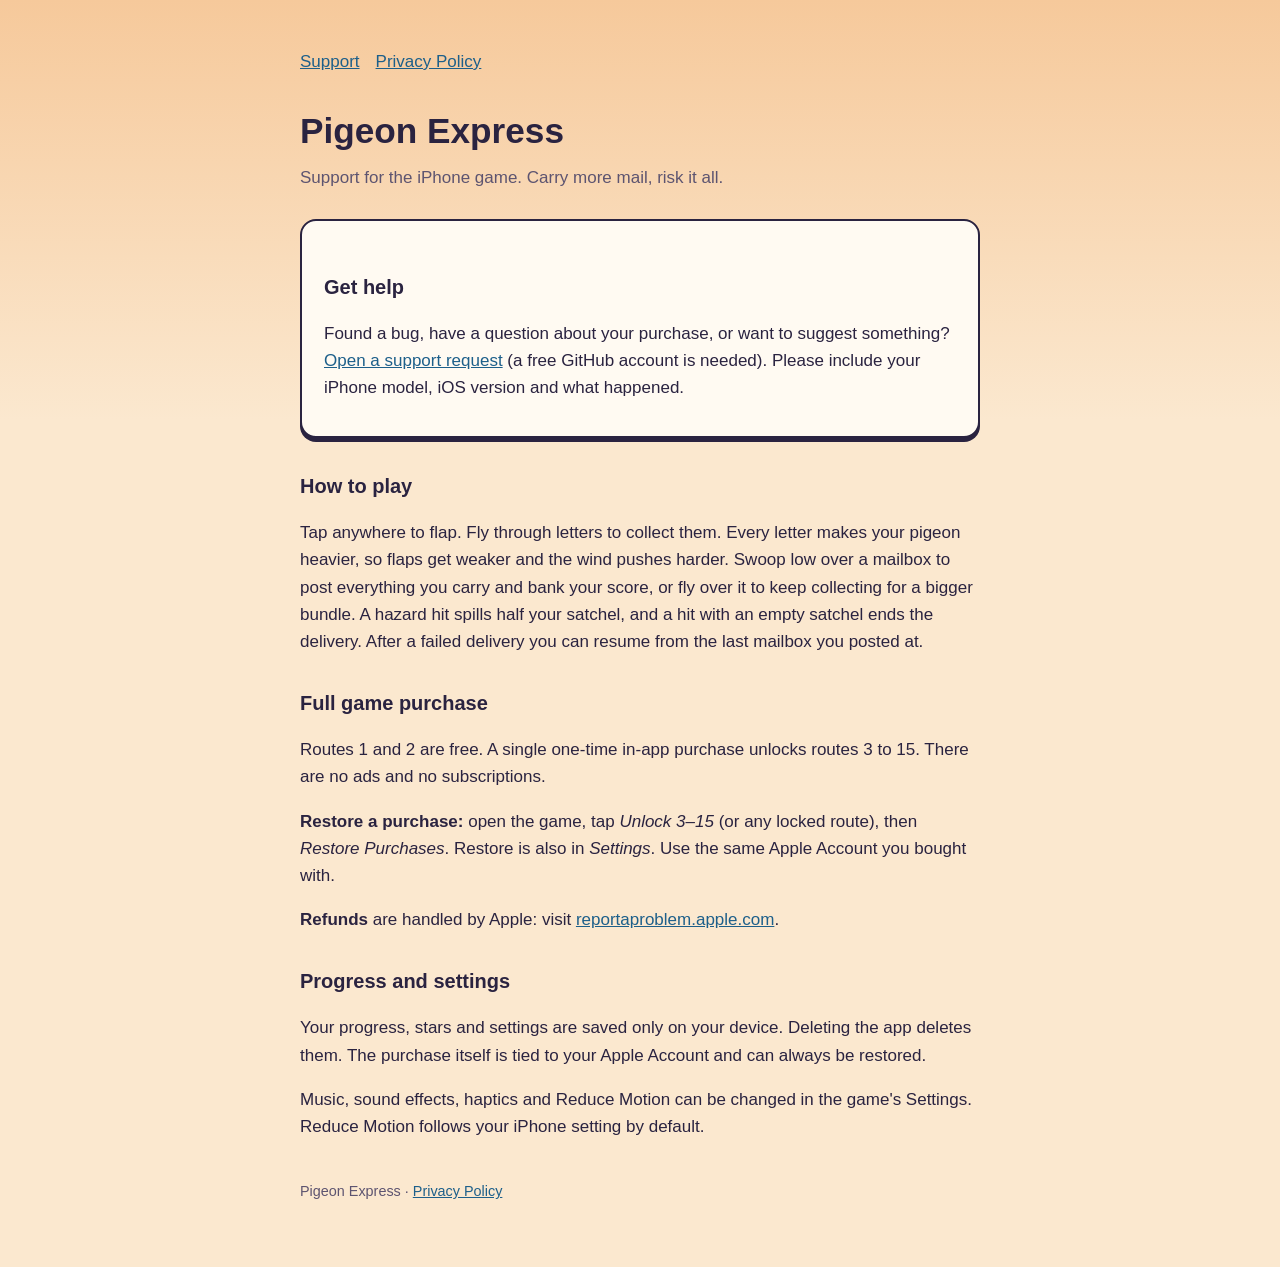
<file: index.html>
<!doctype html>
<html lang="en-GB"><head><meta charset="utf-8"><meta name="viewport" content="width=device-width,initial-scale=1">
<title>Pigeon Express Support</title><link rel="stylesheet" href="style.css"></head>
<body><main>
<nav><a href="index.html">Support</a><a href="privacy.html">Privacy Policy</a></nav>
<h1>Pigeon Express</h1>
<p class="sub">Support for the iPhone game. Carry more mail, risk it all.</p>

<div class="card"><h2>Get help</h2>
<p>Found a bug, have a question about your purchase, or want to suggest something? <a href="https://github.com/sanjay28/pigeon-express/issues/new">Open a support request</a> (a free GitHub account is needed). Please include your iPhone model, iOS version and what happened.</p></div>

<h2>How to play</h2>
<p>Tap anywhere to flap. Fly through letters to collect them. Every letter makes your pigeon heavier, so flaps get weaker and the wind pushes harder. Swoop low over a mailbox to post everything you carry and bank your score, or fly over it to keep collecting for a bigger bundle. A hazard hit spills half your satchel, and a hit with an empty satchel ends the delivery. After a failed delivery you can resume from the last mailbox you posted at.</p>

<h2>Full game purchase</h2>
<p>Routes 1 and 2 are free. A single one-time in-app purchase unlocks routes 3 to 15. There are no ads and no subscriptions.</p>
<p><strong>Restore a purchase:</strong> open the game, tap <em>Unlock 3–15</em> (or any locked route), then <em>Restore Purchases</em>. Restore is also in <em>Settings</em>. Use the same Apple Account you bought with.</p>
<p><strong>Refunds</strong> are handled by Apple: visit <a href="https://reportaproblem.apple.com">reportaproblem.apple.com</a>.</p>

<h2>Progress and settings</h2>
<p>Your progress, stars and settings are saved only on your device. Deleting the app deletes them. The purchase itself is tied to your Apple Account and can always be restored.</p>
<p>Music, sound effects, haptics and Reduce Motion can be changed in the game's Settings. Reduce Motion follows your iPhone setting by default.</p>

<footer>Pigeon Express · <a href="privacy.html">Privacy Policy</a></footer>
</main></body></html>
</file>
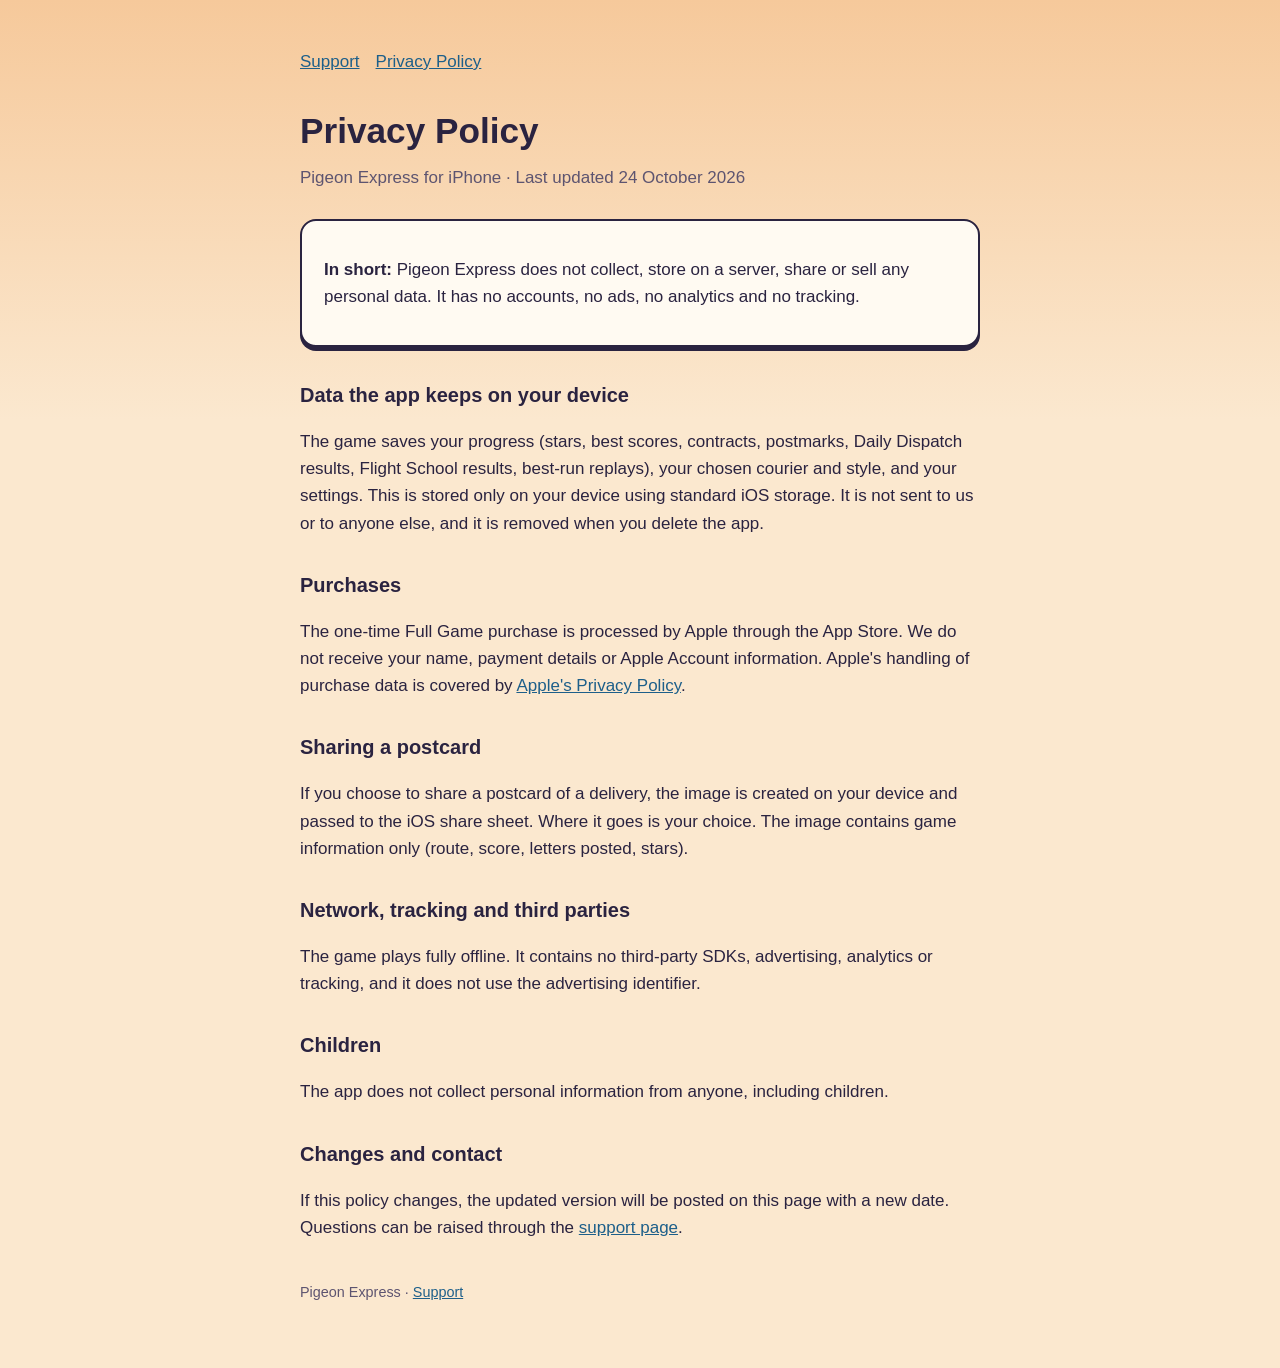
<file: privacy.html>
<!doctype html>
<html lang="en-GB"><head><meta charset="utf-8"><meta name="viewport" content="width=device-width,initial-scale=1">
<title>Pigeon Express Privacy Policy</title><link rel="stylesheet" href="style.css"></head>
<body><main>
<nav><a href="index.html">Support</a><a href="privacy.html">Privacy Policy</a></nav>
<h1>Privacy Policy</h1>
<p class="sub">Pigeon Express for iPhone · Last updated 24 October 2026</p>

<div class="card"><p><strong>In short:</strong> Pigeon Express does not collect, store on a server, share or sell any personal data. It has no accounts, no ads, no analytics and no tracking.</p></div>

<h2>Data the app keeps on your device</h2>
<p>The game saves your progress (stars, best scores, contracts, postmarks, Daily Dispatch results, Flight School results, best-run replays), your chosen courier and style, and your settings. This is stored only on your device using standard iOS storage. It is not sent to us or to anyone else, and it is removed when you delete the app.</p>

<h2>Purchases</h2>
<p>The one-time Full Game purchase is processed by Apple through the App Store. We do not receive your name, payment details or Apple Account information. Apple's handling of purchase data is covered by <a href="https://www.apple.com/legal/privacy/">Apple's Privacy Policy</a>.</p>

<h2>Sharing a postcard</h2>
<p>If you choose to share a postcard of a delivery, the image is created on your device and passed to the iOS share sheet. Where it goes is your choice. The image contains game information only (route, score, letters posted, stars).</p>

<h2>Network, tracking and third parties</h2>
<p>The game plays fully offline. It contains no third-party SDKs, advertising, analytics or tracking, and it does not use the advertising identifier.</p>

<h2>Children</h2>
<p>The app does not collect personal information from anyone, including children.</p>

<h2>Changes and contact</h2>
<p>If this policy changes, the updated version will be posted on this page with a new date. Questions can be raised through the <a href="https://github.com/sanjay28/pigeon-express/issues/new">support page</a>.</p>

<footer>Pigeon Express · <a href="index.html">Support</a></footer>
</main></body></html>
</file>
<file: style.css>
:root{--ink:#2a2340;--paper:#fbe8cf;--accent:#f2b84b;--muted:#5d5470}
*{box-sizing:border-box}body{margin:0;font:17px/1.6 -apple-system,BlinkMacSystemFont,"Segoe UI",Roboto,sans-serif;color:var(--ink);background:linear-gradient(#f6c99b,var(--paper) 420px) no-repeat,var(--paper)}
main{max-width:720px;margin:0 auto;padding:48px 20px 64px}h1{font-size:2.2rem;margin:0 0 4px}h2{margin-top:2rem;font-size:1.25rem}
.sub{color:var(--muted);margin:0 0 28px}a{color:#1d5f8a}nav{margin-bottom:28px;display:flex;gap:16px;flex-wrap:wrap}
.card{background:#fffaf2;border:2px solid var(--ink);border-radius:16px;padding:18px 22px;margin:16px 0;box-shadow:0 4px 0 var(--ink)}
footer{margin-top:40px;color:var(--muted);font-size:.9rem}
</file>
